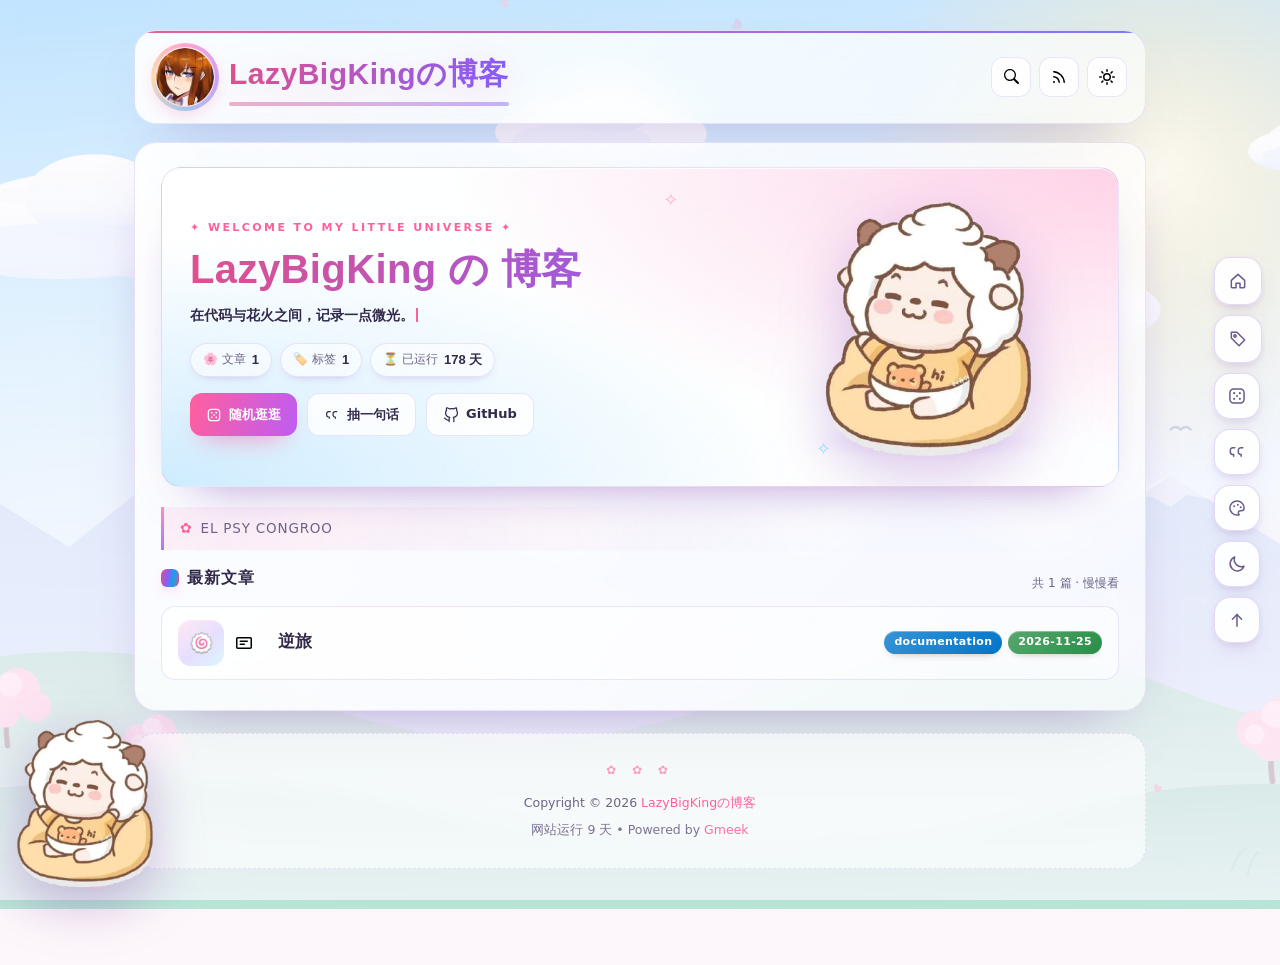
<file: docs/index.html>
<!DOCTYPE html>
<html data-color-mode="light" data-dark-theme="dark" data-light-theme="light" lang="zh-CN">
<head>
    <meta content="text/html; charset=utf-8" http-equiv="content-type" />
    <meta name="viewport" content="width=device-width,initial-scale=1.0">
    <meta http-equiv="X-UA-Compatible" content="IE=edge">
    <link href='https://mirrors.sustech.edu.cn/cdnjs/ajax/libs/Primer/21.0.7/primer.css' rel='stylesheet' />
    <script>
/* 二次元主题引导：加载 static/anime/ 下的样式与脚本（Gmeek 会把 static/ 自动复制到 docs/） */
(function () {
  document.documentElement.classList.add('anime');
  var p = location.pathname || '/';
  var base = /\/post\/[^/]*$/.test(p) ? p.replace(/post\/[^/]*$/, '') : p.replace(/[^/]*$/, '');
  if (!base) base = '/';
  window.__ANIME_BASE__ = base;
  var css = document.createElement('link');
  css.rel = 'stylesheet';
  css.href = base + 'anime/anime.css';
  document.head.appendChild(css);
  var loadMain = function () {
    var js = document.createElement('script');
    js.src = base + 'anime/anime.js';
    js.async = false;
    document.head.appendChild(js);
  };
  var conf = document.createElement('script');
  conf.src = base + 'anime/config.js';
  conf.async = false;
  conf.onload = loadMain;
  conf.onerror = loadMain;
  document.head.appendChild(conf);
})();
</script>
    <link rel="icon" href="https://avatars.githubusercontent.com/u/104244826?v=4&size=64"><script>
        let theme = localStorage.getItem("meek_theme") || "light";
        document.documentElement.setAttribute("data-color-mode", theme);
    </script>
<meta name="description" content="EL PSY CONGROO">
<meta property="og:title" content="LazyBigKingの博客">
<meta property="og:description" content="EL PSY CONGROO">
<meta property="og:type" content="blog">
<meta property="og:url" content="https://LazyBigK1ng.github.io">
<meta property="og:image" content="https://avatars.githubusercontent.com/u/104244826?v=4&size=64">
<title>LazyBigKingの博客</title>

</head>
<style>
body{box-sizing: border-box;min-width: 200px;max-width: 900px;margin: 20px auto;padding: 45px;font-size: 16px;font-family: sans-serif;line-height: 1.25;}
#header{display:flex;padding-bottom:8px;border-bottom: 1px solid var(--borderColor-muted, var(--color-border-muted));margin-bottom: 16px;}
#footer {margin-top:64px; text-align: center;font-size: small;}

</style>

<style>
.avatar {transition: 0.8s;width:64px;height:64px;object-fit: cover;}
.avatar:hover{transform: scale(1.15) rotate(360deg);}
.title-left a{color:inherit;text-decoration:none;vertical-align: bottom;font-size:40px;font-weight: bold;font-family:Monaco;margin-left:8px;}
.title-right{display:flex;margin:auto 0 0 auto;}
.title-right button{margin-right:8px;padding:16px;}
.title-right .circle{padding: 14px 16px;}

.SideNav{min-width: 360px;}
.SideNav-icon{margin-right: 16px}
.SideNav-item .Label{color: #fff;margin-left:4px;}
.d-flex{min-width:0;}
.listTitle{overflow:hidden;white-space:nowrap;text-overflow: ellipsis;max-width: 100%;}
.listLabels{white-space:nowrap;display:flex;}
.listLabels object{max-height:16px;max-width:24px;}

@media (max-width: 600px) {
    body {padding: 8px;}
    .avatar {width:40px;height:40px;}
    .blogTitle{display:none;}
    #buttonRSS{display:none;}
    .LabelTime{display:none;}
}
</style>



<body>
    <div id="header">
<div class="title-left">
    <img src="https://avatars.githubusercontent.com/u/104244826?v=4&size=64" class="avatar circle" id="avatarImg" alt="avatar"><a class="blogTitle">LazyBigKingの博客</a></div>
<div class="title-right">
    <a href="https://LazyBigK1ng.github.io/tag.html" id="buttonSearch" class="btn btn-invisible circle" title="搜索">
        <svg class="octicon" width="16" height="16" >
            <path id="pathSearch" fill-rule="evenodd"></path>
        </svg>
    </a>
    
    
    <a href="https://LazyBigK1ng.github.io/rss.xml" target="_blank" id="buttonRSS" class="btn btn-invisible circle" title="RSS">
        <svg class="octicon" width="16" height="16" >
            <path id="pathRSS" fill-rule="evenodd"></path>
        </svg>
    </a>
    <a class="btn btn-invisible circle" onclick="modeSwitch()" title="切换主题">
        <svg class="octicon" width="16" height="16" >
            <path id="themeSwitch" fill-rule="evenodd"></path>
        </svg>
    </a>
</div>
</div>
    <div id="content">
<div style="margin-bottom: 16px;">EL PSY CONGROO</div>
<nav class="SideNav border">
<a class="SideNav-item d-flex flex-items-center flex-justify-between" href="post/ni-lv.html">
    <div class="d-flex flex-items-center">
        <svg class="SideNav-icon octicon" style="width:16px;height:16px"><path class="svgTop0" d=""></path>
        </svg>
        <span class="listTitle">逆旅</span>
    </div>
    <div class="listLabels">
        
        <span class="Label LabelName" style="background-color:#0075ca"><object><a style="color:#fff" href="tag.html#documentation">documentation</a></object></span>
        <span class="Label LabelTime" style="background-color:#1f883d">2026-11-25</span>
    </div>
</a>
</nav>
</div>
    <div id="footer"><div id="footer1">Copyright © <span id="copyrightYear"></span> <a href="https://LazyBigK1ng.github.io">LazyBigKingの博客</a></div>
<div id="footer2">
    <span id="runday"></span><span>Powered by <a href="https://meekdai.com/Gmeek.html" target="_blank">Gmeek</a></span>
</div>

<script>
var now=new Date();
document.getElementById("copyrightYear").innerHTML=now.getFullYear();

if("2026-11-25"!=""){
    var startSite=new Date("2026-11-25");
    var diff=now.getTime()-startSite.getTime();
    var diffDay=Math.floor(diff/(1000*60*60*24));
    document.getElementById("runday").innerHTML="网站运行 "+diffDay+" 天"+" • ";
}
</script></div>
</body>
<script>
var IconList={'sun': 'M8 10.5a2.5 2.5 0 100-5 2.5 2.5 0 000 5zM8 12a4 4 0 100-8 4 4 0 000 8zM8 0a.75.75 0 01.75.75v1.5a.75.75 0 01-1.5 0V.75A.75.75 0 018 0zm0 13a.75.75 0 01.75.75v1.5a.75.75 0 01-1.5 0v-1.5A.75.75 0 018 13zM2.343 2.343a.75.75 0 011.061 0l1.06 1.061a.75.75 0 01-1.06 1.06l-1.06-1.06a.75.75 0 010-1.06zm9.193 9.193a.75.75 0 011.06 0l1.061 1.06a.75.75 0 01-1.06 1.061l-1.061-1.06a.75.75 0 010-1.061zM16 8a.75.75 0 01-.75.75h-1.5a.75.75 0 010-1.5h1.5A.75.75 0 0116 8zM3 8a.75.75 0 01-.75.75H.75a.75.75 0 010-1.5h1.5A.75.75 0 013 8zm10.657-5.657a.75.75 0 010 1.061l-1.061 1.06a.75.75 0 11-1.06-1.06l1.06-1.06a.75.75 0 011.06 0zm-9.193 9.193a.75.75 0 010 1.06l-1.06 1.061a.75.75 0 11-1.061-1.06l1.06-1.061a.75.75 0 011.061 0z', 'moon': 'M9.598 1.591a.75.75 0 01.785-.175 7 7 0 11-8.967 8.967.75.75 0 01.961-.96 5.5 5.5 0 007.046-7.046.75.75 0 01.175-.786zm1.616 1.945a7 7 0 01-7.678 7.678 5.5 5.5 0 107.678-7.678z', 'sync': 'M1.705 8.005a.75.75 0 0 1 .834.656 5.5 5.5 0 0 0 9.592 2.97l-1.204-1.204a.25.25 0 0 1 .177-.427h3.646a.25.25 0 0 1 .25.25v3.646a.25.25 0 0 1-.427.177l-1.38-1.38A7.002 7.002 0 0 1 1.05 8.84a.75.75 0 0 1 .656-.834ZM8 2.5a5.487 5.487 0 0 0-4.131 1.869l1.204 1.204A.25.25 0 0 1 4.896 6H1.25A.25.25 0 0 1 1 5.75V2.104a.25.25 0 0 1 .427-.177l1.38 1.38A7.002 7.002 0 0 1 14.95 7.16a.75.75 0 0 1-1.49.178A5.5 5.5 0 0 0 8 2.5Z', 'search': 'M15.7 13.3l-3.81-3.83A5.93 5.93 0 0 0 13 6c0-3.31-2.69-6-6-6S1 2.69 1 6s2.69 6 6 6c1.3 0 2.48-.41 3.47-1.11l3.83 3.81c.19.2.45.3.7.3.25 0 .52-.09.7-.3a.996.996 0 0 0 0-1.41v.01zM7 10.7c-2.59 0-4.7-2.11-4.7-4.7 0-2.59 2.11-4.7 4.7-4.7 2.59 0 4.7 2.11 4.7 4.7 0 2.59-2.11 4.7-4.7 4.7z', 'rss': 'M2.002 2.725a.75.75 0 0 1 .797-.699C8.79 2.42 13.58 7.21 13.974 13.201a.75.75 0 0 1-1.497.098 10.502 10.502 0 0 0-9.776-9.776.747.747 0 0 1-.7-.798ZM2.84 7.05h-.002a7.002 7.002 0 0 1 6.113 6.111.75.75 0 0 1-1.49.178 5.503 5.503 0 0 0-4.8-4.8.75.75 0 0 1 .179-1.489ZM2 13a1 1 0 1 1 2 0 1 1 0 0 1-2 0Z', 'upload': 'M2.75 14A1.75 1.75 0 0 1 1 12.25v-2.5a.75.75 0 0 1 1.5 0v2.5c0 .138.112.25.25.25h10.5a.25.25 0 0 0 .25-.25v-2.5a.75.75 0 0 1 1.5 0v2.5A1.75 1.75 0 0 1 13.25 14Z M11.78 4.72a.749.749 0 1 1-1.06 1.06L8.75 3.811V9.5a.75.75 0 0 1-1.5 0V3.811L5.28 5.78a.749.749 0 1 1-1.06-1.06l3.25-3.25a.749.749 0 0 1 1.06 0l3.25 3.25Z', 'post': 'M0 3.75C0 2.784.784 2 1.75 2h12.5c.966 0 1.75.784 1.75 1.75v8.5A1.75 1.75 0 0 1 14.25 14H1.75A1.75 1.75 0 0 1 0 12.25Zm1.75-.25a.25.25 0 0 0-.25.25v8.5c0 .138.112.25.25.25h12.5a.25.25 0 0 0 .25-.25v-8.5a.25.25 0 0 0-.25-.25ZM3.5 6.25a.75.75 0 0 1 .75-.75h7a.75.75 0 0 1 0 1.5h-7a.75.75 0 0 1-.75-.75Zm.75 2.25h4a.75.75 0 0 1 0 1.5h-4a.75.75 0 0 1 0-1.5Z'};
var utterancesLoad=0;

let themeSettings={
    "dark": ["dark","moon","#00f0ff","dark-blue"],
    "light": ["light","sun","#ff5000","github-light"],
    "auto": ["auto","sync","","preferred-color-scheme"]
};
function changeTheme(mode, icon, color, utheme){
    document.documentElement.setAttribute("data-color-mode",mode);
    document.getElementById("themeSwitch").setAttribute("d",value=IconList[icon]);
    document.getElementById("themeSwitch").parentNode.style.color=color;
    if(utterancesLoad==1){utterancesTheme(utheme);}
}
function modeSwitch(){
    let currentMode=document.documentElement.getAttribute('data-color-mode');
    let newMode = currentMode === "light" ? "dark" : currentMode === "dark" ? "auto" : "light";
    localStorage.setItem("meek_theme", newMode);
    if(themeSettings[newMode]){
        changeTheme(...themeSettings[newMode]);
    }
}
function utterancesTheme(theme){
    const message={type:'set-theme',theme: theme};
    const iframe=document.getElementsByClassName('utterances-frame')[0];
    iframe.contentWindow.postMessage(message,'https://utteranc.es');
}
if(themeSettings[theme]){changeTheme(...themeSettings[theme]);}
console.log("\n %c Gmeek last https://github.com/Meekdai/Gmeek \n","padding:5px 0;background:#02d81d;color:#fff");
</script>

<script>
document.getElementById("pathSearch").setAttribute("d",IconList["search"]);
document.getElementById("pathRSS").setAttribute("d",IconList["rss"]);
iconTOP=document.getElementsByClassName("svgTop1");
iconPost=document.getElementsByClassName("svgTop0");
for(var i=0;i<iconTOP.length;i++){
    iconTOP[i].setAttribute("d",IconList["upload"]);
    iconTOP[i].parentNode.style.color="red";
}
for(var i=0;i<iconPost.length;i++){
    iconPost[i].setAttribute("d",IconList["post"]);
}




</script>


</html>
</file>
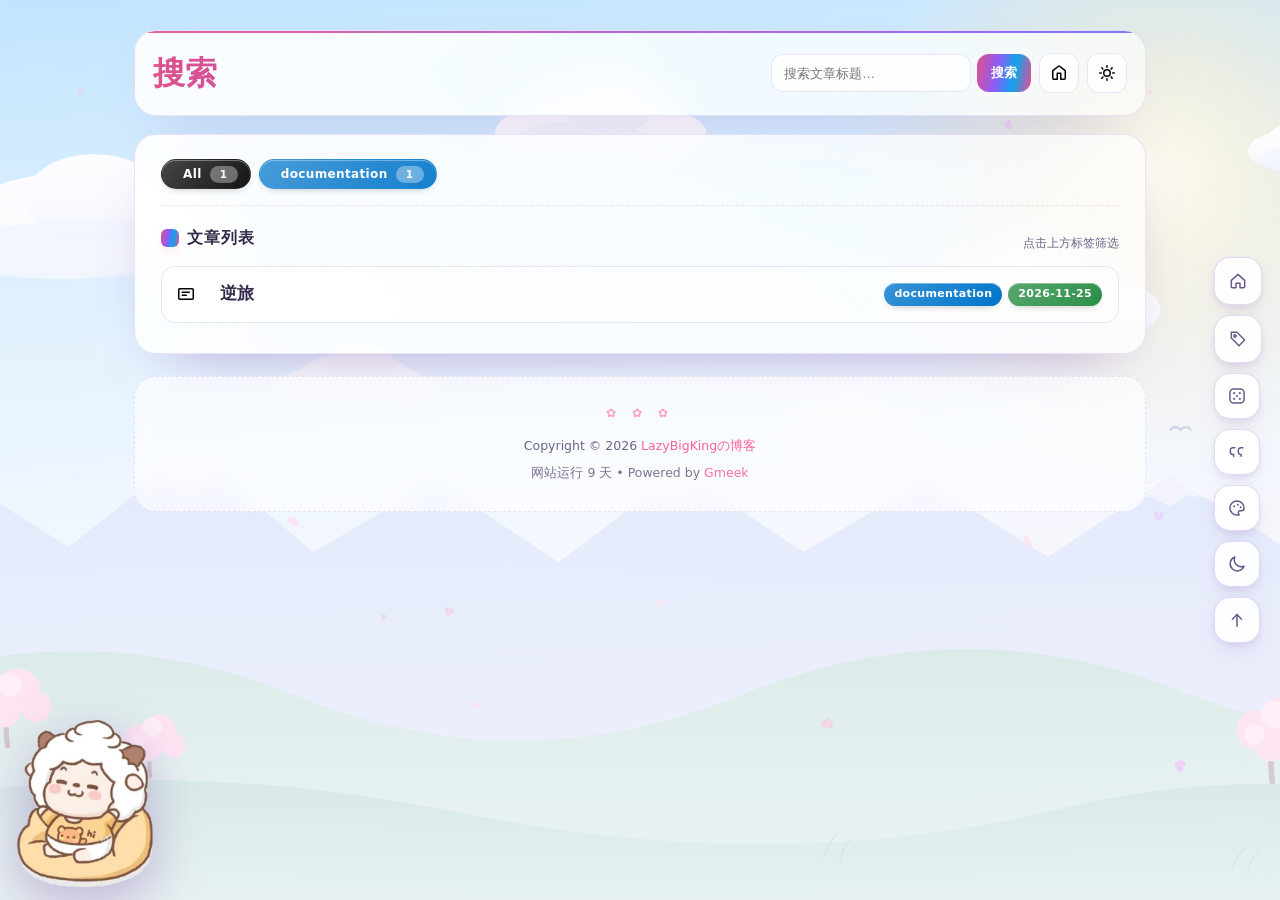
<file: docs/tag.html>
<!DOCTYPE html>
<html data-color-mode="light" data-dark-theme="dark" data-light-theme="light" lang="zh-CN">
<head>
    <meta content="text/html; charset=utf-8" http-equiv="content-type" />
    <meta name="viewport" content="width=device-width,initial-scale=1.0">
    <meta http-equiv="X-UA-Compatible" content="IE=edge">
    <link href='https://mirrors.sustech.edu.cn/cdnjs/ajax/libs/Primer/21.0.7/primer.css' rel='stylesheet' />
    <script>
/* 二次元主题引导：加载 static/anime/ 下的样式与脚本（Gmeek 会把 static/ 自动复制到 docs/） */
(function () {
  document.documentElement.classList.add('anime');
  var p = location.pathname || '/';
  var base = /\/post\/[^/]*$/.test(p) ? p.replace(/post\/[^/]*$/, '') : p.replace(/[^/]*$/, '');
  if (!base) base = '/';
  window.__ANIME_BASE__ = base;
  var css = document.createElement('link');
  css.rel = 'stylesheet';
  css.href = base + 'anime/anime.css';
  document.head.appendChild(css);
  var loadMain = function () {
    var js = document.createElement('script');
    js.src = base + 'anime/anime.js';
    js.async = false;
    document.head.appendChild(js);
  };
  var conf = document.createElement('script');
  conf.src = base + 'anime/config.js';
  conf.async = false;
  conf.onload = loadMain;
  conf.onerror = loadMain;
  document.head.appendChild(conf);
})();
</script>
    <link rel="icon" href="https://avatars.githubusercontent.com/u/104244826?v=4&size=64"><script>
        let theme = localStorage.getItem("meek_theme") || "light";
        document.documentElement.setAttribute("data-color-mode", theme);
    </script>
<meta name="description" content="LazyBigKingの博客 search page">
<title>LazyBigKingの博客 - Tag</title>

</head>
<style>
body{box-sizing: border-box;min-width: 200px;max-width: 900px;margin: 20px auto;padding: 45px;font-size: 16px;font-family: sans-serif;line-height: 1.25;}
#header{display:flex;padding-bottom:8px;border-bottom: 1px solid var(--borderColor-muted, var(--color-border-muted));margin-bottom: 16px;}
#footer {margin-top:64px; text-align: center;font-size: small;}

</style>

<style>
.tagTitle{margin:auto 0;font-size:40px;font-weight:bold;overflow:hidden;white-space:nowrap;text-overflow:ellipsis;}
.title-right{display:flex;margin:auto 0 0 auto;}
.title-right .circle{padding: 14px 16px;margin-right:8px;}

.subnav-search{width:222px;margin-top:8px;margin-right:8px;}
.subnav-search-input{width:160px;border-top-right-radius:0px;border-bottom-right-radius:0px;}
.subnav-search button{padding:5px 8px;border-top-left-radius:0px;border-bottom-left-radius:0px;}

.SideNav-icon{margin-right:16px}
.Label{color: #fff;margin-left:4px;}
#taglabel .Label {margin-bottom:8px;}
.Counter{color:#fff;background-color:rgba(234, 238, 242, 0.5)}

.genTime{float: right;}
.d-flex{min-width:0;}
.listTitle{overflow:hidden;white-space:nowrap;text-overflow: ellipsis;max-width: 100%;}
.listLabels{white-space:nowrap;}

@media (max-width: 600px) {
    body { padding: 8px;}
    .tagTitle{display:none;}
    .LabelTime{display:none;}
}
</style>


<body>
    <div id="header">
<span class="tagTitle"><span>Loading</span><span class="AnimatedEllipsis"></span></span>
<div class="title-right">
    <div class="subnav-search">
        <input type="search" class="form-control subnav-search-input float-left" aria-label="Search site" value="" style="height:32px;">
        <button class="btn float-left" type="submit" onclick="javascript:searchShow()">搜索</button>
        <svg class="subnav-search-icon octicon octicon-search" width="16" height="16" viewBox="0 0 16 16" aria-hidden="true">
            <path id="searchSVG" fill-rule="evenodd"></path>
        </svg>
    </div>
    <a href="https://LazyBigK1ng.github.io" id="buttonHome" class="btn btn-invisible circle" title="首页">
        <svg class="octicon" width="16" height="16">
            <path id="pathHome" fill-rule="evenodd"></path>
        </svg>
    </a>
    <a class="btn btn-invisible circle" onclick="modeSwitch()" title="切换主题">
        <svg class="octicon" width="16" height="16" >
            <path id="themeSwitch" fill-rule="evenodd"></path>
        </svg>
    </a>
</div>
</div>
    <div id="content">
<div id="taglabel" style="margin-bottom:8px;"></div>
<nav class="SideNav"></nav>
<div class="notFind" style="display:none;font-size:24px;margin:8px;">Not Find</div>
</div>
    <div id="footer"><div id="footer1">Copyright © <span id="copyrightYear"></span> <a href="https://LazyBigK1ng.github.io">LazyBigKingの博客</a></div>
<div id="footer2">
    <span id="runday"></span><span>Powered by <a href="https://meekdai.com/Gmeek.html" target="_blank">Gmeek</a></span>
</div>

<script>
var now=new Date();
document.getElementById("copyrightYear").innerHTML=now.getFullYear();

if("2026-11-25"!=""){
    var startSite=new Date("2026-11-25");
    var diff=now.getTime()-startSite.getTime();
    var diffDay=Math.floor(diff/(1000*60*60*24));
    document.getElementById("runday").innerHTML="网站运行 "+diffDay+" 天"+" • ";
}
</script></div>
</body>
<script>
var IconList={'sun': 'M8 10.5a2.5 2.5 0 100-5 2.5 2.5 0 000 5zM8 12a4 4 0 100-8 4 4 0 000 8zM8 0a.75.75 0 01.75.75v1.5a.75.75 0 01-1.5 0V.75A.75.75 0 018 0zm0 13a.75.75 0 01.75.75v1.5a.75.75 0 01-1.5 0v-1.5A.75.75 0 018 13zM2.343 2.343a.75.75 0 011.061 0l1.06 1.061a.75.75 0 01-1.06 1.06l-1.06-1.06a.75.75 0 010-1.06zm9.193 9.193a.75.75 0 011.06 0l1.061 1.06a.75.75 0 01-1.06 1.061l-1.061-1.06a.75.75 0 010-1.061zM16 8a.75.75 0 01-.75.75h-1.5a.75.75 0 010-1.5h1.5A.75.75 0 0116 8zM3 8a.75.75 0 01-.75.75H.75a.75.75 0 010-1.5h1.5A.75.75 0 013 8zm10.657-5.657a.75.75 0 010 1.061l-1.061 1.06a.75.75 0 11-1.06-1.06l1.06-1.06a.75.75 0 011.06 0zm-9.193 9.193a.75.75 0 010 1.06l-1.06 1.061a.75.75 0 11-1.061-1.06l1.06-1.061a.75.75 0 011.061 0z', 'moon': 'M9.598 1.591a.75.75 0 01.785-.175 7 7 0 11-8.967 8.967.75.75 0 01.961-.96 5.5 5.5 0 007.046-7.046.75.75 0 01.175-.786zm1.616 1.945a7 7 0 01-7.678 7.678 5.5 5.5 0 107.678-7.678z', 'sync': 'M1.705 8.005a.75.75 0 0 1 .834.656 5.5 5.5 0 0 0 9.592 2.97l-1.204-1.204a.25.25 0 0 1 .177-.427h3.646a.25.25 0 0 1 .25.25v3.646a.25.25 0 0 1-.427.177l-1.38-1.38A7.002 7.002 0 0 1 1.05 8.84a.75.75 0 0 1 .656-.834ZM8 2.5a5.487 5.487 0 0 0-4.131 1.869l1.204 1.204A.25.25 0 0 1 4.896 6H1.25A.25.25 0 0 1 1 5.75V2.104a.25.25 0 0 1 .427-.177l1.38 1.38A7.002 7.002 0 0 1 14.95 7.16a.75.75 0 0 1-1.49.178A5.5 5.5 0 0 0 8 2.5Z', 'home': 'M6.906.664a1.749 1.749 0 0 1 2.187 0l5.25 4.2c.415.332.657.835.657 1.367v7.019A1.75 1.75 0 0 1 13.25 15h-3.5a.75.75 0 0 1-.75-.75V9H7v5.25a.75.75 0 0 1-.75.75h-3.5A1.75 1.75 0 0 1 1 13.25V6.23c0-.531.242-1.034.657-1.366l5.25-4.2Zm1.25 1.171a.25.25 0 0 0-.312 0l-5.25 4.2a.25.25 0 0 0-.094.196v7.019c0 .138.112.25.25.25H5.5V8.25a.75.75 0 0 1 .75-.75h3.5a.75.75 0 0 1 .75.75v5.25h2.75a.25.25 0 0 0 .25-.25V6.23a.25.25 0 0 0-.094-.195Z', 'search': 'M15.7 13.3l-3.81-3.83A5.93 5.93 0 0 0 13 6c0-3.31-2.69-6-6-6S1 2.69 1 6s2.69 6 6 6c1.3 0 2.48-.41 3.47-1.11l3.83 3.81c.19.2.45.3.7.3.25 0 .52-.09.7-.3a.996.996 0 0 0 0-1.41v.01zM7 10.7c-2.59 0-4.7-2.11-4.7-4.7 0-2.59 2.11-4.7 4.7-4.7 2.59 0 4.7 2.11 4.7 4.7 0 2.59-2.11 4.7-4.7 4.7z', 'post': 'M0 3.75C0 2.784.784 2 1.75 2h12.5c.966 0 1.75.784 1.75 1.75v8.5A1.75 1.75 0 0 1 14.25 14H1.75A1.75 1.75 0 0 1 0 12.25Zm1.75-.25a.25.25 0 0 0-.25.25v8.5c0 .138.112.25.25.25h12.5a.25.25 0 0 0 .25-.25v-8.5a.25.25 0 0 0-.25-.25ZM3.5 6.25a.75.75 0 0 1 .75-.75h7a.75.75 0 0 1 0 1.5h-7a.75.75 0 0 1-.75-.75Zm.75 2.25h4a.75.75 0 0 1 0 1.5h-4a.75.75 0 0 1 0-1.5Z'};
var utterancesLoad=0;

let themeSettings={
    "dark": ["dark","moon","#00f0ff","dark-blue"],
    "light": ["light","sun","#ff5000","github-light"],
    "auto": ["auto","sync","","preferred-color-scheme"]
};
function changeTheme(mode, icon, color, utheme){
    document.documentElement.setAttribute("data-color-mode",mode);
    document.getElementById("themeSwitch").setAttribute("d",value=IconList[icon]);
    document.getElementById("themeSwitch").parentNode.style.color=color;
    if(utterancesLoad==1){utterancesTheme(utheme);}
}
function modeSwitch(){
    let currentMode=document.documentElement.getAttribute('data-color-mode');
    let newMode = currentMode === "light" ? "dark" : currentMode === "dark" ? "auto" : "light";
    localStorage.setItem("meek_theme", newMode);
    if(themeSettings[newMode]){
        changeTheme(...themeSettings[newMode]);
    }
}
function utterancesTheme(theme){
    const message={type:'set-theme',theme: theme};
    const iframe=document.getElementsByClassName('utterances-frame')[0];
    iframe.contentWindow.postMessage(message,'https://utteranc.es');
}
if(themeSettings[theme]){changeTheme(...themeSettings[theme]);}
console.log("\n %c Gmeek last https://github.com/Meekdai/Gmeek \n","padding:5px 0;background:#02d81d;color:#fff");
</script>

<script>
document.getElementById("pathHome").setAttribute("d",IconList["home"]);
document.getElementById("searchSVG").setAttribute("d",IconList["search"]);

tagList=[];
labelsCount={};
jsonData='';
let requestJson="postList.json"
let request=new XMLHttpRequest();
request.open("GET",requestJson);
request.responseType='text';
request.send();
request.onload=function(){
    jsonData=JSON.parse(request.response);
    console.log(jsonData);
    showList(labelsCount);
    setClassDisplay(decodeURI(window.location.hash.slice(1)));
}

function showList(labelsCount){
    let SideNav=document.getElementsByClassName("SideNav")[0];
    SideNav.classList.add("border");
    let taglabel=document.getElementById("taglabel");

    jsonData['labelColorDict']["All"]="#000";
    labelsCount["All"]=0;
    for (let key in jsonData) {
        if (key !== 'labelColorDict' && Array.isArray(jsonData[key]['labels'])) {
            labelsCount["All"]++;
            for (let label of jsonData[key]['labels']) {
                labelsCount[label] = (labelsCount[label] || 0) + 1;
            }
        }
    }

    let sortedLabelsList = Object.keys(labelsCount).sort((a, b) => labelsCount[b] - labelsCount[a]);
    for (let label of sortedLabelsList) {
        tagList.push(label);
        let showLabels = document.createElement("button");
        showLabels.setAttribute("class", "Label");
        showLabels.setAttribute("style", "background-color:" + jsonData['labelColorDict'][label]+";padding:4px;");
        showLabels.innerHTML="&nbsp;&nbsp;"+label+" ";
        showLabels.setAttribute("onclick", "javascript:updateShowTag('" + label + "');");

        let LabelNum=document.createElement("span");
        LabelNum.setAttribute("class","Counter");
        LabelNum.innerHTML=labelsCount[label];
        showLabels.appendChild(LabelNum);
        taglabel.appendChild(showLabels);
    }

    for(i in jsonData){
        if(i!='labelColorDict'){
            let div=document.createElement("div");
            div.setAttribute("class","lists "+jsonData[i]['labels'].join(" "));
            let item=document.createElement("a");
            item.setAttribute("class","SideNav-item d-flex flex-items-center flex-justify-between");
            item.setAttribute("href",jsonData[i]['postUrl']);

            let center=document.createElement("div");
            center.setAttribute("class","d-flex flex-items-center");

            svg=document.createElementNS('http://www.w3.org/2000/svg','svg');
            path=document.createElementNS("http://www.w3.org/2000/svg","path"); 
            span=document.createElement("span");
            svg.setAttributeNS(null,"class","SideNav-icon octicon");
            svg.setAttributeNS(null,"style","width:16px;height:16px");
            path.setAttributeNS(null, "d", IconList["post"]);
            svg.appendChild(path);

            let title=document.createElement("span");
            title.setAttribute("class","listTitle");
            title.innerHTML=jsonData[i]['postTitle'];
            center.appendChild(svg);
            center.appendChild(title);

            let listLabels=document.createElement("div");
            listLabels.setAttribute("class","listLabels");
            
            for(label of jsonData[i]['labels']){
                let LabelName=document.createElement("span");
                LabelName.setAttribute("class","Label LabelName");
                LabelName.setAttribute("style","background-color:"+jsonData['labelColorDict'][label]);
                LabelName.innerHTML=label;
                listLabels.appendChild(LabelName);
            }
            let LabelTime=document.createElement("span");
            LabelTime.setAttribute("class","Label LabelTime");
            LabelTime.setAttribute("style","background-color:"+jsonData[i]['dateLabelColor']);
            LabelTime.innerHTML=jsonData[i]['createdDate'];
            listLabels.appendChild(LabelTime);

            item.appendChild(center);
            item.appendChild(listLabels);
            div.appendChild(item);
            SideNav.appendChild(div);
        }
    }
}

function updateShowTag(label){
    if(window.location.hash.slice(1)!=encodeURI(label)){
        window.location.hash="#"+(label);
        setClassDisplay(label);
    }
}

function setClassDisplay(label){
    let lists = document.getElementsByClassName("lists");
    let tagTitle = document.getElementsByClassName("tagTitle")[0];
    tagTitle.innerHTML="Tag #"+label;
    document.title=label+" - LazyBigKingの博客";
    document.getElementsByClassName("subnav-search-input")[0].value='';
    if(label=="All"){
        for(let i = 0; i < lists.length; i++){lists[i].style.display='block';}
        document.getElementsByClassName("notFind")[0].style.display='none';
    }
    else if(tagList.indexOf(label)!=-1){
        for(let i = 0; i < lists.length; i++){
            lists[i].style.display='none';
        }

        let labels = document.getElementsByClassName(label);
        for(let i = 0; i < labels.length; i++){
            labels[i].style.display='block';
        }
        document.getElementsByClassName("notFind")[0].style.display='none';
    }
    else{
        document.getElementsByClassName("subnav-search-input")[0].value=label;
        searchShow();
    }
}

function searchShow(){
    let lists = document.getElementsByClassName("lists");
    let tagTitle = document.getElementsByClassName("tagTitle")[0];
    let searchInput = document.getElementsByClassName("subnav-search-input")[0].value;
    tagTitle.innerHTML="Search #"+searchInput;
    if(searchInput==''){document.title="Search - LazyBigKingの博客";}
    else{document.title=searchInput+" - LazyBigKingの博客";}
    let a=0;
    window.location.hash="#"+(searchInput);
    for(let i = 0; i < lists.length; i++){
        if(lists[i].childNodes[0].childNodes[0].childNodes[1].innerHTML.toUpperCase().indexOf(searchInput.toUpperCase())==-1){lists[i].style.display='none';}
        else{lists[i].style.display='block';a=a+1;}
    }
    if(a==0){
        let notFind=document.getElementsByClassName("notFind")[0];
        notFind.style.display='block';
        notFind.innerHTML='Not Find "'+searchInput+'"';
    }
    else{document.getElementsByClassName("notFind")[0].style.display='none';}
}

</script>

</html>
</file>
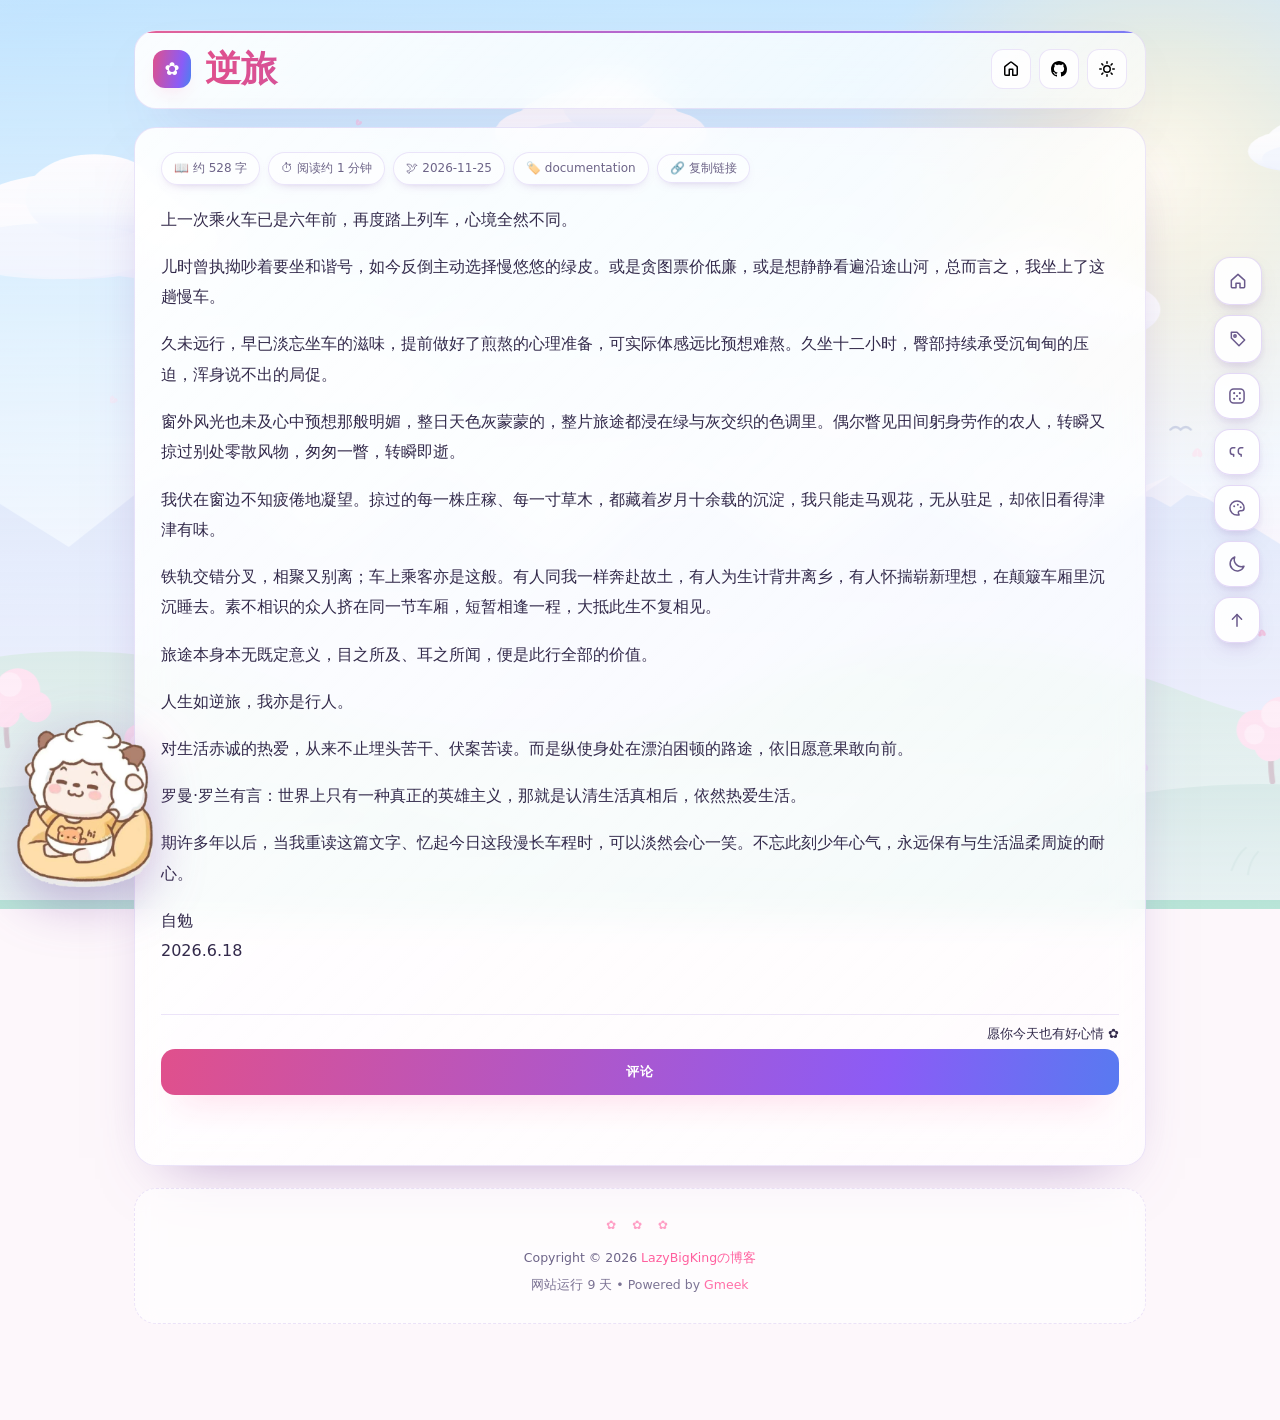
<file: docs/post/ni-lv.html>
<!DOCTYPE html>
<html data-color-mode="light" data-dark-theme="dark" data-light-theme="light" lang="zh-CN">
<head>
    <meta content="text/html; charset=utf-8" http-equiv="content-type" />
    <meta name="viewport" content="width=device-width,initial-scale=1.0">
    <meta http-equiv="X-UA-Compatible" content="IE=edge">
    <link href='https://mirrors.sustech.edu.cn/cdnjs/ajax/libs/Primer/21.0.7/primer.css' rel='stylesheet' />
    <script>
/* 二次元主题引导：加载 static/anime/ 下的样式与脚本（Gmeek 会把 static/ 自动复制到 docs/） */
(function () {
  document.documentElement.classList.add('anime');
  var p = location.pathname || '/';
  var base = /\/post\/[^/]*$/.test(p) ? p.replace(/post\/[^/]*$/, '') : p.replace(/[^/]*$/, '');
  if (!base) base = '/';
  window.__ANIME_BASE__ = base;
  var css = document.createElement('link');
  css.rel = 'stylesheet';
  css.href = base + 'anime/anime.css';
  document.head.appendChild(css);
  var loadMain = function () {
    var js = document.createElement('script');
    js.src = base + 'anime/anime.js';
    js.async = false;
    document.head.appendChild(js);
  };
  var conf = document.createElement('script');
  conf.src = base + 'anime/config.js';
  conf.async = false;
  conf.onload = loadMain;
  conf.onerror = loadMain;
  document.head.appendChild(conf);
})();
</script>
    <link rel="icon" href="https://avatars.githubusercontent.com/u/104244826?v=4&size=64"><script>
        let theme = localStorage.getItem("meek_theme") || "light";
        document.documentElement.setAttribute("data-color-mode", theme);
    </script>
<meta name="description" content="上一次乘火车已是六年前，再度踏上列车，心境全然不同。">
<meta property="og:title" content="逆旅">
<meta property="og:description" content="上一次乘火车已是六年前，再度踏上列车，心境全然不同。">
<meta property="og:type" content="article">
<meta property="og:url" content="https://LazyBigK1ng.github.io/post/ni-lv.html">
<meta property="og:image" content="https://avatars.githubusercontent.com/u/104244826?v=4&size=64">
<title>逆旅</title>



</head>
<style>
body{box-sizing: border-box;min-width: 200px;max-width: 900px;margin: 20px auto;padding: 45px;font-size: 16px;font-family: sans-serif;line-height: 1.25;}
#header{display:flex;padding-bottom:8px;border-bottom: 1px solid var(--borderColor-muted, var(--color-border-muted));margin-bottom: 16px;}
#footer {margin-top:64px; text-align: center;font-size: small;}

</style>

<style>
.postTitle{margin: auto 0;font-size:40px;font-weight:bold;}
.title-right{display:flex;margin:auto 0 0 auto;}
.title-right .circle{padding: 14px 16px;margin-right:8px;}
#postBody{border-bottom: 1px solid var(--color-border-default);padding-bottom:36px;}
#postBody hr{height:2px;}
#cmButton{height:48px;margin-top:48px;}
#comments{margin-top:64px;}
.g-emoji{font-size:24px;}
@media (max-width: 600px) {
    body {padding: 8px;}
    .postTitle{font-size:24px;}
}

</style>




<body>
    <div id="header">
<h1 class="postTitle">逆旅</h1>
<div class="title-right">
    <a href="https://LazyBigK1ng.github.io" id="buttonHome" class="btn btn-invisible circle" title="首页">
        <svg class="octicon" width="16" height="16">
            <path id="pathHome" fill-rule="evenodd"></path>
        </svg>
    </a>
    
    <a href="https://github.com/LazyBigK1ng/LazyBigK1ng.github.io/issues/2" target="_blank" class="btn btn-invisible circle" title="Issue">
        <svg class="octicon" width="16" height="16">
            <path id="pathIssue" fill-rule="evenodd"></path>
        </svg>
    </a>
    

    <a class="btn btn-invisible circle" onclick="modeSwitch();" title="切换主题">
        <svg class="octicon" width="16" height="16" >
            <path id="themeSwitch" fill-rule="evenodd"></path>
        </svg>
    </a>

</div>
</div>
    <div id="content">
<div class="markdown-body" id="postBody"><p>上一次乘火车已是六年前，再度踏上列车，心境全然不同。</p>
<p>儿时曾执拗吵着要坐和谐号，如今反倒主动选择慢悠悠的绿皮。或是贪图票价低廉，或是想静静看遍沿途山河，总而言之，我坐上了这趟慢车。</p>
<p>久未远行，早已淡忘坐车的滋味，提前做好了煎熬的心理准备，可实际体感远比预想难熬。久坐十二小时，臀部持续承受沉甸甸的压迫，浑身说不出的局促。</p>
<p>窗外风光也未及心中预想那般明媚，整日天色灰蒙蒙的，整片旅途都浸在绿与灰交织的色调里。偶尔瞥见田间躬身劳作的农人，转瞬又掠过别处零散风物，匆匆一瞥，转瞬即逝。</p>
<p>我伏在窗边不知疲倦地凝望。掠过的每一株庄稼、每一寸草木，都藏着岁月十余载的沉淀，我只能走马观花，无从驻足，却依旧看得津津有味。</p>
<p>铁轨交错分叉，相聚又别离；车上乘客亦是这般。有人同我一样奔赴故土，有人为生计背井离乡，有人怀揣崭新理想，在颠簸车厢里沉沉睡去。素不相识的众人挤在同一节车厢，短暂相逢一程，大抵此生不复相见。</p>
<p>旅途本身本无既定意义，目之所及、耳之所闻，便是此行全部的价值。</p>
<p>人生如逆旅，我亦是行人。</p>
<p>对生活赤诚的热爱，从来不止埋头苦干、伏案苦读。而是纵使身处在漂泊困顿的路途，依旧愿意果敢向前。</p>
<p>罗曼·罗兰有言：世界上只有一种真正的英雄主义，那就是认清生活真相后，依然热爱生活。</p>
<p>期许多年以后，当我重读这篇文字、忆起今日这段漫长车程时，可以淡然会心一笑。不忘此刻少年心气，永远保有与生活温柔周旋的耐心。</p>
<p>自勉<br>
2026.6.18</p></div>
<div style="font-size:small;margin-top:8px;float:right;">愿你今天也有好心情 ✿</div>

<button class="btn btn-block" type="button" onclick="openComments()" id="cmButton">评论</button>
<div class="comments" id="comments"></div>

</div>
    <div id="footer"><div id="footer1">Copyright © <span id="copyrightYear"></span> <a href="https://LazyBigK1ng.github.io">LazyBigKingの博客</a></div>
<div id="footer2">
    <span id="runday"></span><span>Powered by <a href="https://meekdai.com/Gmeek.html" target="_blank">Gmeek</a></span>
</div>

<script>
var now=new Date();
document.getElementById("copyrightYear").innerHTML=now.getFullYear();

if("2026-11-25"!=""){
    var startSite=new Date("2026-11-25");
    var diff=now.getTime()-startSite.getTime();
    var diffDay=Math.floor(diff/(1000*60*60*24));
    document.getElementById("runday").innerHTML="网站运行 "+diffDay+" 天"+" • ";
}
</script></div>
</body>
<script>
var IconList={'sun': 'M8 10.5a2.5 2.5 0 100-5 2.5 2.5 0 000 5zM8 12a4 4 0 100-8 4 4 0 000 8zM8 0a.75.75 0 01.75.75v1.5a.75.75 0 01-1.5 0V.75A.75.75 0 018 0zm0 13a.75.75 0 01.75.75v1.5a.75.75 0 01-1.5 0v-1.5A.75.75 0 018 13zM2.343 2.343a.75.75 0 011.061 0l1.06 1.061a.75.75 0 01-1.06 1.06l-1.06-1.06a.75.75 0 010-1.06zm9.193 9.193a.75.75 0 011.06 0l1.061 1.06a.75.75 0 01-1.06 1.061l-1.061-1.06a.75.75 0 010-1.061zM16 8a.75.75 0 01-.75.75h-1.5a.75.75 0 010-1.5h1.5A.75.75 0 0116 8zM3 8a.75.75 0 01-.75.75H.75a.75.75 0 010-1.5h1.5A.75.75 0 013 8zm10.657-5.657a.75.75 0 010 1.061l-1.061 1.06a.75.75 0 11-1.06-1.06l1.06-1.06a.75.75 0 011.06 0zm-9.193 9.193a.75.75 0 010 1.06l-1.06 1.061a.75.75 0 11-1.061-1.06l1.06-1.061a.75.75 0 011.061 0z', 'moon': 'M9.598 1.591a.75.75 0 01.785-.175 7 7 0 11-8.967 8.967.75.75 0 01.961-.96 5.5 5.5 0 007.046-7.046.75.75 0 01.175-.786zm1.616 1.945a7 7 0 01-7.678 7.678 5.5 5.5 0 107.678-7.678z', 'sync': 'M1.705 8.005a.75.75 0 0 1 .834.656 5.5 5.5 0 0 0 9.592 2.97l-1.204-1.204a.25.25 0 0 1 .177-.427h3.646a.25.25 0 0 1 .25.25v3.646a.25.25 0 0 1-.427.177l-1.38-1.38A7.002 7.002 0 0 1 1.05 8.84a.75.75 0 0 1 .656-.834ZM8 2.5a5.487 5.487 0 0 0-4.131 1.869l1.204 1.204A.25.25 0 0 1 4.896 6H1.25A.25.25 0 0 1 1 5.75V2.104a.25.25 0 0 1 .427-.177l1.38 1.38A7.002 7.002 0 0 1 14.95 7.16a.75.75 0 0 1-1.49.178A5.5 5.5 0 0 0 8 2.5Z', 'home': 'M6.906.664a1.749 1.749 0 0 1 2.187 0l5.25 4.2c.415.332.657.835.657 1.367v7.019A1.75 1.75 0 0 1 13.25 15h-3.5a.75.75 0 0 1-.75-.75V9H7v5.25a.75.75 0 0 1-.75.75h-3.5A1.75 1.75 0 0 1 1 13.25V6.23c0-.531.242-1.034.657-1.366l5.25-4.2Zm1.25 1.171a.25.25 0 0 0-.312 0l-5.25 4.2a.25.25 0 0 0-.094.196v7.019c0 .138.112.25.25.25H5.5V8.25a.75.75 0 0 1 .75-.75h3.5a.75.75 0 0 1 .75.75v5.25h2.75a.25.25 0 0 0 .25-.25V6.23a.25.25 0 0 0-.094-.195Z', 'github': 'M8 0c4.42 0 8 3.58 8 8a8.013 8.013 0 0 1-5.45 7.59c-.4.08-.55-.17-.55-.38 0-.27.01-1.13.01-2.2 0-.75-.25-1.23-.54-1.48 1.78-.2 3.65-.88 3.65-3.95 0-.88-.31-1.59-.82-2.15.08-.2.36-1.02-.08-2.12 0 0-.67-.22-2.2.82-.64-.18-1.32-.27-2-.27-.68 0-1.36.09-2 .27-1.53-1.03-2.2-.82-2.2-.82-.44 1.1-.16 1.92-.08 2.12-.51.56-.82 1.28-.82 2.15 0 3.06 1.86 3.75 3.64 3.95-.23.2-.44.55-.51 1.07-.46.21-1.61.55-2.33-.66-.15-.24-.6-.83-1.23-.82-.67.01-.27.38.01.53.34.19.73.9.82 1.13.16.45.68 1.31 2.69.94 0 .67.01 1.3.01 1.49 0 .21-.15.45-.55.38A7.995 7.995 0 0 1 0 8c0-4.42 3.58-8 8-8Z'};
var utterancesLoad=0;

let themeSettings={
    "dark": ["dark","moon","#00f0ff","dark-blue"],
    "light": ["light","sun","#ff5000","github-light"],
    "auto": ["auto","sync","","preferred-color-scheme"]
};
function changeTheme(mode, icon, color, utheme){
    document.documentElement.setAttribute("data-color-mode",mode);
    document.getElementById("themeSwitch").setAttribute("d",value=IconList[icon]);
    document.getElementById("themeSwitch").parentNode.style.color=color;
    if(utterancesLoad==1){utterancesTheme(utheme);}
}
function modeSwitch(){
    let currentMode=document.documentElement.getAttribute('data-color-mode');
    let newMode = currentMode === "light" ? "dark" : currentMode === "dark" ? "auto" : "light";
    localStorage.setItem("meek_theme", newMode);
    if(themeSettings[newMode]){
        changeTheme(...themeSettings[newMode]);
    }
}
function utterancesTheme(theme){
    const message={type:'set-theme',theme: theme};
    const iframe=document.getElementsByClassName('utterances-frame')[0];
    iframe.contentWindow.postMessage(message,'https://utteranc.es');
}
if(themeSettings[theme]){changeTheme(...themeSettings[theme]);}
console.log("\n %c Gmeek last https://github.com/Meekdai/Gmeek \n","padding:5px 0;background:#02d81d;color:#fff");
</script>

<script>
document.getElementById("pathHome").setAttribute("d",IconList["home"]);
document.getElementById("pathIssue").setAttribute("d",IconList["github"]);



function openComments(){
    cm=document.getElementById("comments");
    cmButton=document.getElementById("cmButton");
    cmButton.disabled=true;
    cmButton.innerHTML="loading";
    span=document.createElement("span");
    span.setAttribute("class","AnimatedEllipsis");
    cmButton.appendChild(span);

    script=document.createElement("script");
    script.setAttribute("src","https://utteranc.es/client.js");
    script.setAttribute("repo","LazyBigK1ng/LazyBigK1ng.github.io");
    script.setAttribute("issue-term","title");
    
    if(localStorage.getItem("meek_theme")=="dark"){script.setAttribute("theme","dark-blue");}
    else if(localStorage.getItem("meek_theme")=="light") {script.setAttribute("theme","github-light");}
    else{script.setAttribute("theme","preferred-color-scheme");}
    
    script.setAttribute("crossorigin","anonymous");
    script.setAttribute("async","");
    cm.appendChild(script);

    int=self.setInterval("iFrameLoading()",200);
}

function iFrameLoading(){
    var utterances=document.getElementsByClassName('utterances');
    if(utterances.length==1){
        if(utterances[0].style.height!=""){
            utterancesLoad=1;
            int=window.clearInterval(int);
            document.getElementById("cmButton").style.display="none";
            console.log("utterances Load OK");
        }
    }
}



</script>


</html>
</file>
